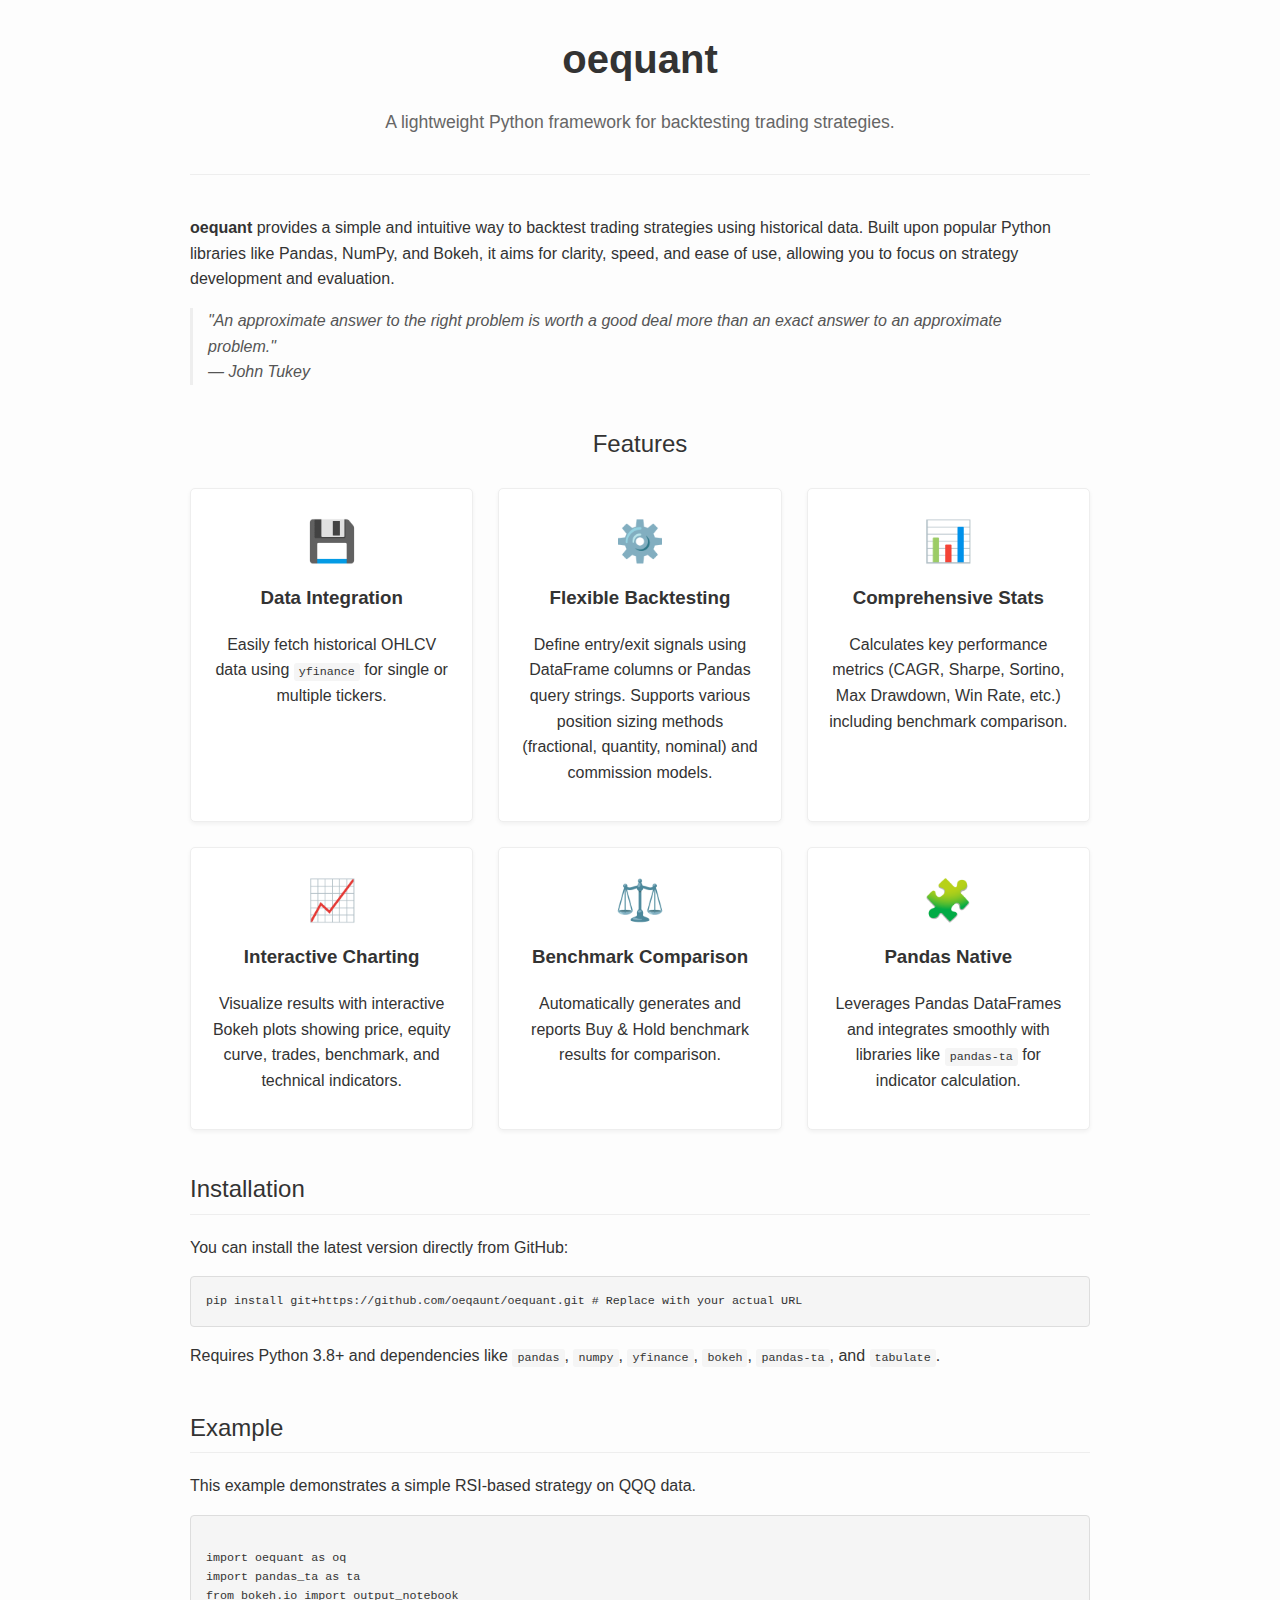
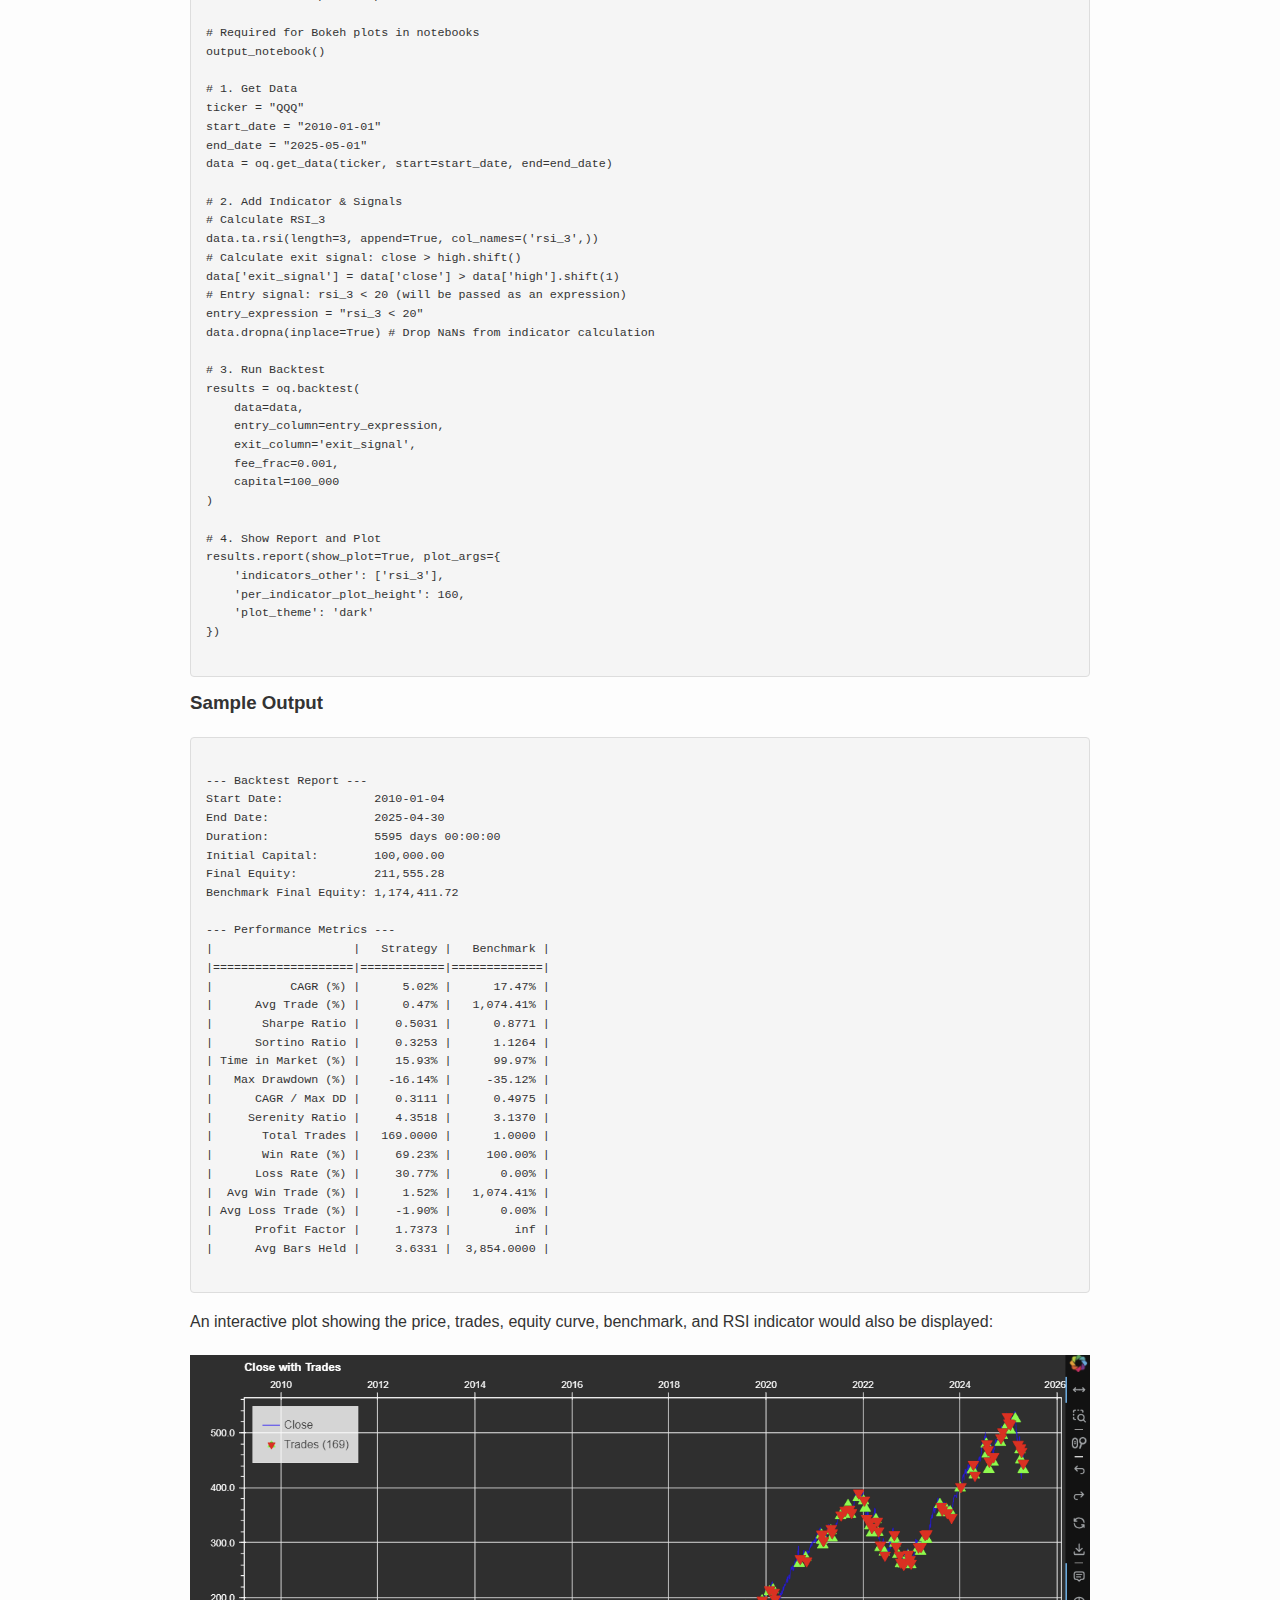
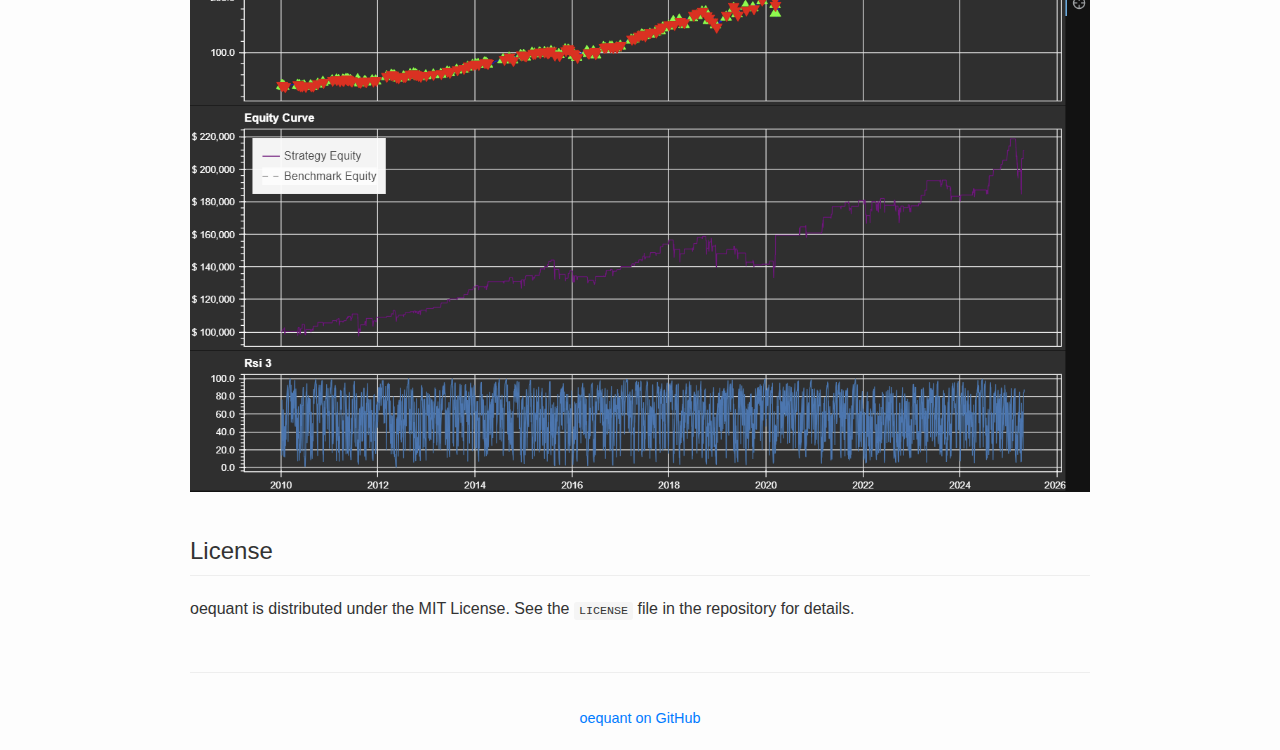
<file: docs/index.html>
<!DOCTYPE html>
<html lang="en">
<head>
    <meta charset="UTF-8">
    <meta name="viewport" content="width=device-width, initial-scale=1.0">
    <title>oequant - Backtesting Framework</title>
    <link rel="stylesheet" href="style.css">
    <!-- Add minimalist favicon if desired -->
    <!-- <link rel="icon" href="favicon.ico" type="image/x-icon"> -->

    <!-- Google tag (gtag.js) -->
    <script async src="https://www.googletagmanager.com/gtag/js?id=G-G1L8ELM0E1"></script>
    <script>
      window.dataLayer = window.dataLayer || [];
      function gtag(){dataLayer.push(arguments);}
      gtag('js', new Date());
    
      gtag('config', 'G-G1L8ELM0E1');
    </script>
</head>
<body>
    <header>
        <h1>oequant</h1>
        <p class="tagline">A lightweight Python framework for backtesting trading strategies.</p>
    </header>

    <section class="intro">
        <p>
            <strong>oequant</strong> provides a simple and intuitive way to backtest trading strategies using historical data. 
            Built upon popular Python libraries like Pandas, NumPy, and Bokeh, it aims for clarity, speed, and ease of use, 
            allowing you to focus on strategy development and evaluation.
        </p>
         <blockquote>
            "An approximate answer to the right problem is worth a good deal more than an exact answer to an approximate problem."
            <br><em>— John Tukey</em>
        </blockquote>
    </section>

    <section class="features">
        <h2>Features</h2>
        <div class="feature-grid">
            <div class="feature-item">
                <span class="icon">💾</span> <!-- Placeholder icon -->
                <h3>Data Integration</h3>
                <p>Easily fetch historical OHLCV data using <code class="inline">yfinance</code> for single or multiple tickers.</p>
            </div>
            <div class="feature-item">
                <span class="icon">⚙️</span> <!-- Placeholder icon -->
                <h3>Flexible Backtesting</h3>
                <p>Define entry/exit signals using DataFrame columns or Pandas query strings. Supports various position sizing methods (fractional, quantity, nominal) and commission models.</p>
            </div>
             <div class="feature-item">
                <span class="icon">📊</span> <!-- Placeholder icon -->
                <h3>Comprehensive Stats</h3>
                <p>Calculates key performance metrics (CAGR, Sharpe, Sortino, Max Drawdown, Win Rate, etc.) including benchmark comparison.</p>
            </div>
             <div class="feature-item">
                <span class="icon">📈</span> <!-- Placeholder icon -->
                <h3>Interactive Charting</h3>
                <p>Visualize results with interactive Bokeh plots showing price, equity curve, trades, benchmark, and technical indicators.</p>
            </div>
            <div class="feature-item">
                <span class="icon">⚖️</span> <!-- Placeholder icon -->
                <h3>Benchmark Comparison</h3>
                <p>Automatically generates and reports Buy & Hold benchmark results for comparison.</p>
            </div>
             <div class="feature-item">
                <span class="icon">🧩</span> <!-- Placeholder icon -->
                <h3>Pandas Native</h3>
                <p>Leverages Pandas DataFrames and integrates smoothly with libraries like <code class="inline">pandas-ta</code> for indicator calculation.</p>
            </div>
        </div>
    </section>

    <section class="installation">
        <h2>Installation</h2>
        <p>You can install the latest version directly from GitHub:</p>
        <pre><code class="language-bash">pip install git+https://github.com/oeqaunt/oequant.git # Replace with your actual URL</code></pre>
        <p>Requires Python 3.8+ and dependencies like <code class="inline">pandas</code>, <code class="inline">numpy</code>, <code class="inline">yfinance</code>, <code class="inline">bokeh</code>, <code class="inline">pandas-ta</code>, and <code class="inline">tabulate</code>.</p>
    </section>

    <section class="example">
        <h2>Example</h2>
        <p>This example demonstrates a simple RSI-based strategy on QQQ data.</p>
        <pre><code class="language-python">
import oequant as oq
import pandas_ta as ta
from bokeh.io import output_notebook

# Required for Bokeh plots in notebooks
output_notebook() 

# 1. Get Data
ticker = "QQQ"
start_date = "2010-01-01"
end_date = "2025-05-01" 
data = oq.get_data(ticker, start=start_date, end=end_date)

# 2. Add Indicator & Signals
# Calculate RSI_3
data.ta.rsi(length=3, append=True, col_names=('rsi_3',))
# Calculate exit signal: close > high.shift()
data['exit_signal'] = data['close'] > data['high'].shift(1)
# Entry signal: rsi_3 < 20 (will be passed as an expression)
entry_expression = "rsi_3 < 20"
data.dropna(inplace=True) # Drop NaNs from indicator calculation

# 3. Run Backtest
results = oq.backtest(
    data=data,
    entry_column=entry_expression, 
    exit_column='exit_signal',
    fee_frac=0.001,
    capital=100_000
)

# 4. Show Report and Plot
results.report(show_plot=True, plot_args={
    'indicators_other': ['rsi_3'], 
    'per_indicator_plot_height': 160,
    'plot_theme': 'dark' 
}) 
        </code></pre>
        
        <h3>Sample Output</h3>
        <pre><code class="language-text">
--- Backtest Report ---
Start Date:             2010-01-04
End Date:               2025-04-30
Duration:               5595 days 00:00:00
Initial Capital:        100,000.00
Final Equity:           211,555.28
Benchmark Final Equity: 1,174,411.72

--- Performance Metrics ---
|                    |   Strategy |   Benchmark |
|====================|============|=============|
|           CAGR (%) |      5.02% |      17.47% |
|      Avg Trade (%) |      0.47% |   1,074.41% |
|       Sharpe Ratio |     0.5031 |      0.8771 |
|      Sortino Ratio |     0.3253 |      1.1264 |
| Time in Market (%) |     15.93% |      99.97% |
|   Max Drawdown (%) |    -16.14% |     -35.12% |
|      CAGR / Max DD |     0.3111 |      0.4975 |
|     Serenity Ratio |     4.3518 |      3.1370 |
|       Total Trades |   169.0000 |      1.0000 |
|       Win Rate (%) |     69.23% |     100.00% |
|      Loss Rate (%) |     30.77% |       0.00% |
|  Avg Win Trade (%) |      1.52% |   1,074.41% |
| Avg Loss Trade (%) |     -1.90% |       0.00% |
|      Profit Factor |     1.7373 |         inf |
|      Avg Bars Held |     3.6331 |  3,854.0000 |
        </code></pre>
         <p>An interactive plot showing the price, trades, equity curve, benchmark, and RSI indicator would also be displayed:</p>
         <img src="oequant_plot_example.png" alt="oequant plot example" style="max-width: 100%; height: auto; display: block; margin: 20px auto;">
    </section>

    <section class="license">
        <h2>License</h2>
        <p>oequant is distributed under the MIT License. See the <code class="inline">LICENSE</code> file in the repository for details.</p>
    </section>

    <footer>
        <p> <a href="https://github.com/oeqaunt/oequant">oequant on GitHub</a></p> <!-- Placeholder URL -->
    </footer>

    <!-- Modal Structure -->
    <div id="emailModal" class="modal modal-hidden">
        <div class="modal-content">
            <span class="close-button">&times;</span>
            <iframe width="540" height="634" src="https://sibforms.com/serve/[base64]" frameborder="0" scrolling="auto" allowfullscreen style="display: block;margin-left: auto;margin-right: auto;max-width: 100%;"></iframe>
        </div>
    </div>

    <script>
        document.addEventListener('DOMContentLoaded', (event) => {
            const modal = document.getElementById('emailModal');
            const closeButton = modal.querySelector('.close-button');

            // Function to show the modal
            const showModal = () => {
                modal.classList.remove('modal-hidden');
                modal.classList.add('modal-visible');
            };

            // Function to hide the modal
            const hideModal = () => {
                modal.classList.remove('modal-visible');
                modal.classList.add('modal-hidden');
            };

            // Show modal after 5 seconds
            setTimeout(showModal, 5000);

            // Hide modal when close button is clicked
            closeButton.addEventListener('click', hideModal);

            // Hide modal when clicking outside the content area (on the overlay)
            modal.addEventListener('click', (event) => {
                if (event.target === modal) { // Check if the click is on the overlay itself
                    hideModal();
                }
            });
        });
    </script>

</body>
</html>
</file>
<file: docs/style.css>
body {
    font-family: -apple-system, BlinkMacSystemFont, "Segoe UI", Roboto, Helvetica, Arial, sans-serif;
    line-height: 1.6;
    margin: 0;
    padding: 0;
    background-color: #fdfdfd;
    color: #333;
    max-width: 900px;
    margin: 20px auto; /* Center content */
    padding: 0 20px;
}

header {
    text-align: center;
    margin-bottom: 40px;
    border-bottom: 1px solid #eee;
    padding-bottom: 20px;
}

h1 {
    font-size: 2.5em;
    margin-bottom: 0;
}

.tagline {
    font-size: 1.1em;
    color: #666;
}

h2 {
    border-bottom: 1px solid #eee;
    padding-bottom: 5px;
    margin-top: 40px;
    margin-bottom: 20px;
    font-weight: 500;
}

h3 {
    margin-top: 0;
    font-weight: 600;
}

a {
    color: #007bff;
    text-decoration: none;
}

a:hover {
    text-decoration: underline;
}

section {
    margin-bottom: 40px;
}

blockquote {
    border-left: 3px solid #eee;
    padding-left: 15px;
    margin-left: 0;
    font-style: italic;
    color: #555;
}

pre {
    background-color: #f5f5f5;
    border: 1px solid #ddd;
    border-radius: 4px;
    padding: 15px;
    overflow-x: auto;
    font-size: 0.9em;
}

code.language-python,
code.language-bash,
code.language-text {
    display: block;
    white-space: pre;
}

code.inline {
    background-color: #f5f5f5;
    padding: 2px 5px;
    border-radius: 3px;
    font-size: 0.9em;
}

.features h2 {
    text-align: center;
    border-bottom: none;
}

.feature-grid {
    display: grid;
    grid-template-columns: repeat(auto-fit, minmax(250px, 1fr));
    gap: 25px;
    text-align: center;
}

.feature-item {
    background-color: #fff;
    border: 1px solid #eee;
    border-radius: 5px;
    padding: 20px;
    box-shadow: 0 2px 4px rgba(0,0,0,0.05);
}

.feature-item .icon {
    font-size: 2.5em;
    display: block;
    margin-bottom: 10px;
}

footer {
    text-align: center;
    margin-top: 50px;
    padding-top: 20px;
    border-top: 1px solid #eee;
    color: #888;
    font-size: 0.9em;
}

/* Modal Styles */
.modal {
    position: fixed; /* Stay in place */
    z-index: 1000; /* Sit on top */
    left: 0;
    top: 0;
    width: 100%; /* Full width */
    height: 100%; /* Full height */
    overflow: auto; /* Enable scroll if needed */
    background-color: rgba(0,0,0,0.5); /* Black w/ opacity */
    display: flex; /* Use flexbox for centering */
    align-items: center; /* Vertical center */
    justify-content: center; /* Horizontal center */
    transition: opacity 0.3s ease-in-out, visibility 0.3s ease-in-out;
}

.modal-hidden {
    visibility: hidden;
    opacity: 0;
}

.modal-visible {
    visibility: visible;
    opacity: 1;
}

.modal-content {
    background-color: #fefefe;
    margin: auto; /* Centered */
    padding: 15px; /* Reduced padding */
    border: 1px solid #888;
    width: 540px; /* Match iframe width */
    max-width: 570px; /* Ensure space for padding/border */
    border-radius: 8px;
    position: relative;
    box-shadow: 0 4px 8px 0 rgba(0,0,0,0.2), 0 6px 20px 0 rgba(0,0,0,0.19);
    /* text-align: center; Removed */
}

/* Remove margin from h4 and p as they are gone */
/* .modal-content h4 { ... } */
/* .modal-content p { ... } */

.close-button {
    color: #aaa;
    position: absolute;
    top: 10px;
    right: 20px;
    font-size: 28px;
    font-weight: bold;
}

.close-button:hover,
.close-button:focus {
    color: black;
    text-decoration: none;
    cursor: pointer;
}

.modal-content iframe {
    border: 1px solid #ccc; /* Optional: add border to iframe */
    border-radius: 4px;
}
</file>
